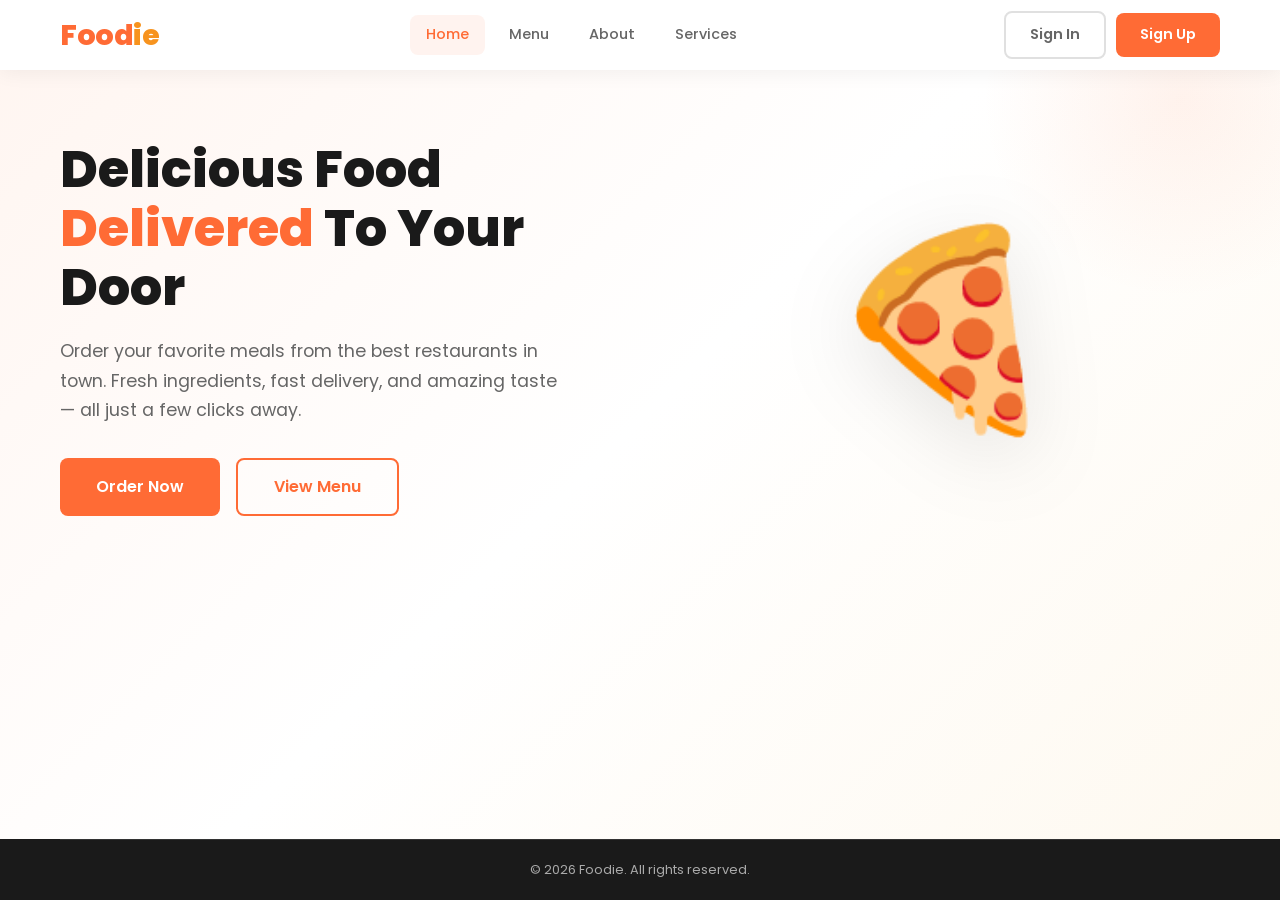
<file: index.html>
<!DOCTYPE html>
<html lang="en">
<head>
  <meta charset="UTF-8">
  <meta name="viewport" content="width=device-width, initial-scale=1.0">
  <title>Foodie - Delicious Food Delivered</title>
  <link rel="stylesheet" href="css/style.css">
</head>
<body>

  <!-- Navbar -->
  <nav class="navbar">
    <div class="container">
      <a href="index.html" class="nav-logo">Food<span>ie</span></a>
      <div class="nav-links">
        <a href="index.html">Home</a>
        <a href="menu.html">Menu</a>
        <a href="about.html">About</a>
        <a href="service.html">Services</a>
      </div>
      <div class="nav-auth"></div>
      <div class="hamburger">
        <span></span><span></span><span></span>
      </div>
    </div>
  </nav>

  <!-- Hero Section -->
  <section class="hero">
    <div class="container">
      <div class="hero-content">
        <h1>Delicious Food <span class="highlight">Delivered</span> To Your Door</h1>
        <p>Order your favorite meals from the best restaurants in town. Fresh ingredients, fast delivery, and amazing taste — all just a few clicks away.</p>
        <div class="hero-buttons">
          <a href="menu.html" class="btn btn-primary btn-large">Order Now</a>
          <a href="menu.html" class="btn btn-secondary btn-large">View Menu</a>
        </div>
      </div>
      <div class="hero-visual">🍕</div>
    </div>
  </section>

  <!-- Footer -->
  <footer class="footer">
    <div class="container">
      <div class="footer-bottom">
        <p>&copy; 2026 Foodie. All rights reserved.</p>
      </div>
    </div>
  </footer>

  <script src="js/auth.js"></script>
  <script src="js/app.js"></script>
</body>
</html>
</file>
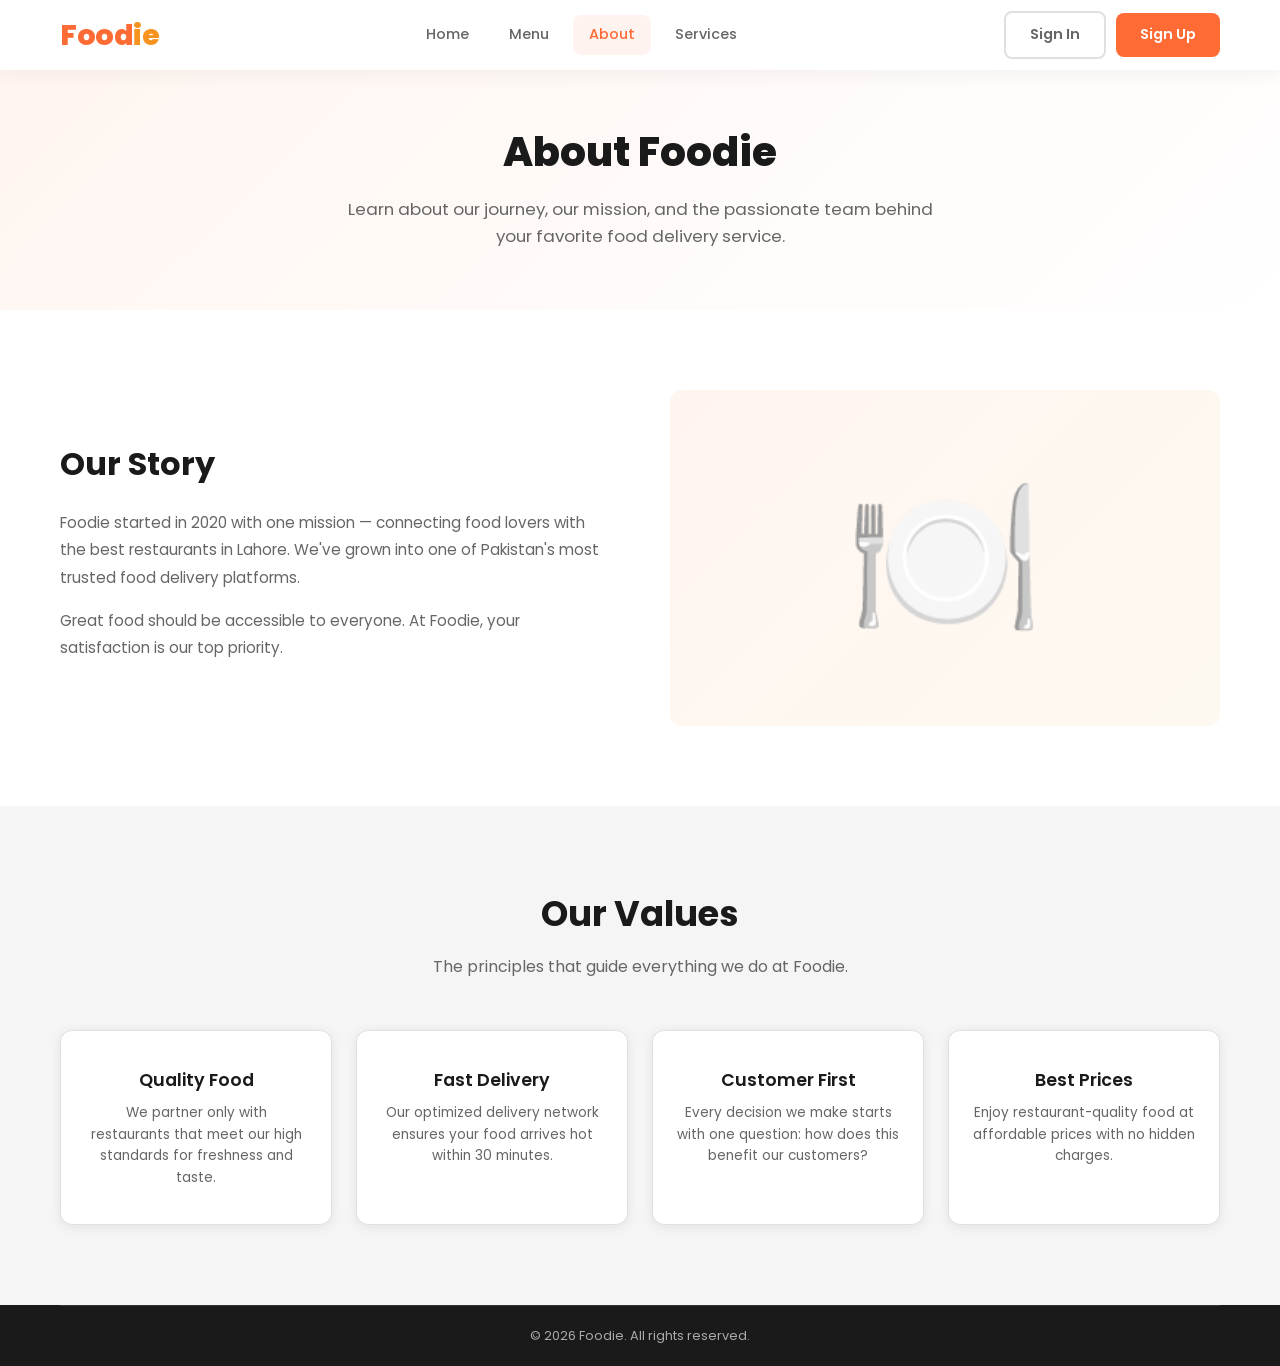
<file: about.html>
<!DOCTYPE html>
<html lang="en">
<head>
  <meta charset="UTF-8">
  <meta name="viewport" content="width=device-width, initial-scale=1.0">
  <title>About Us - Foodie</title>
  <link rel="stylesheet" href="css/style.css">
</head>
<body>

  <!-- Navbar -->
  <nav class="navbar">
    <div class="container">
      <a href="index.html" class="nav-logo">Food<span>ie</span></a>
      <div class="nav-links">
        <a href="index.html">Home</a>
        <a href="menu.html">Menu</a>
        <a href="about.html">About</a>
        <a href="service.html">Services</a>
      </div>
      <div class="nav-auth"></div>
      <div class="hamburger">
        <span></span><span></span><span></span>
      </div>
    </div>
  </nav>

  <!-- Page Hero -->
  <section class="page-hero">
    <h1>About Foodie</h1>
    <p>Learn about our journey, our mission, and the passionate team behind your favorite food delivery service.</p>
  </section>

  <!-- Our Story -->
  <section class="story-section">
    <div class="container">
      <div class="story-content">
        <div class="story-text">
          <h2>Our Story</h2>
          <p>Foodie started in 2020 with one mission — connecting food lovers with the best restaurants in Lahore. We've grown into one of Pakistan's most trusted food delivery platforms.</p>
          <p>Great food should be accessible to everyone. At Foodie, your satisfaction is our top priority.</p>
        </div>
        <div class="story-visual">🍽️</div>
      </div>
    </div>
  </section>

  <!-- Values -->
  <section class="section section-alt">
    <div class="container">
      <div class="section-header">
        <h2>Our Values</h2>
        <p>The principles that guide everything we do at Foodie.</p>
      </div>
      <div class="values-grid">
        <div class="value-card">
          <h3>Quality Food</h3>
          <p>We partner only with restaurants that meet our high standards for freshness and taste.</p>
        </div>
        <div class="value-card">
          <h3>Fast Delivery</h3>
          <p>Our optimized delivery network ensures your food arrives hot within 30 minutes.</p>
        </div>
        <div class="value-card">
          <h3>Customer First</h3>
          <p>Every decision we make starts with one question: how does this benefit our customers?</p>
        </div>
        <div class="value-card">
          <h3>Best Prices</h3>
          <p>Enjoy restaurant-quality food at affordable prices with no hidden charges.</p>
        </div>
      </div>
    </div>
  </section>


  <!-- Footer -->
  <footer class="footer">
    <div class="container">
      <div class="footer-bottom">
        <p>&copy; 2026 Foodie. All rights reserved.</p>
      </div>
    </div>
  </footer>

  <script src="js/auth.js"></script>
  <script src="js/app.js"></script>
</body>
</html>
</file>
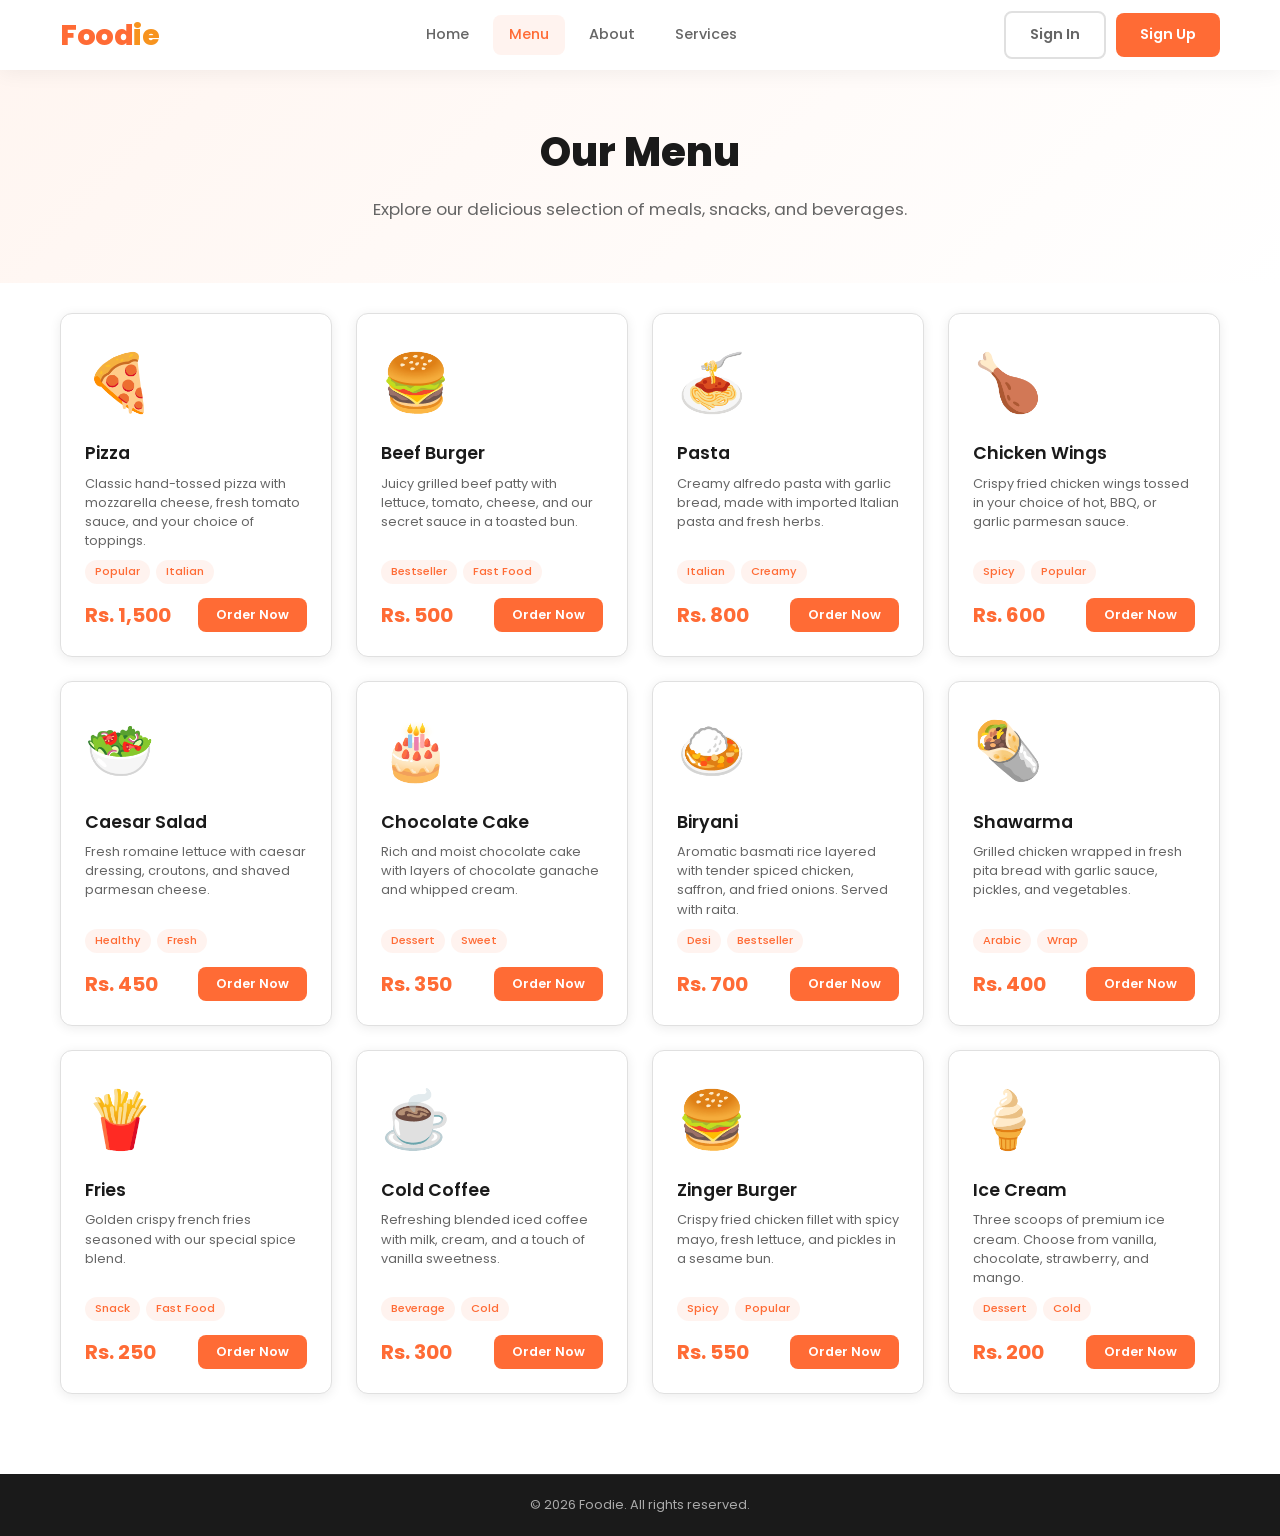
<file: menu.html>
<!DOCTYPE html>
<html lang="en">
<head>
  <meta charset="UTF-8">
  <meta name="viewport" content="width=device-width, initial-scale=1.0">
  <title>Menu - Foodie</title>
  <link rel="stylesheet" href="css/style.css">
</head>
<body>

  <!-- Navbar -->
  <nav class="navbar">
    <div class="container">
      <a href="index.html" class="nav-logo">Food<span>ie</span></a>
      <div class="nav-links">
        <a href="index.html">Home</a>
        <a href="menu.html">Menu</a>
        <a href="about.html">About</a>
        <a href="service.html">Services</a>
      </div>
      <div class="nav-auth"></div>
      <div class="hamburger">
        <span></span><span></span><span></span>
      </div>
    </div>
  </nav>

  <!-- Page Hero -->
  <section class="page-hero">
    <h1>Our Menu</h1>
    <p>Explore our delicious selection of meals, snacks, and beverages.</p>
  </section>

  <!-- Menu Grid -->
  <section class="menu-section">
    <div class="container">
      <div class="menu-grid"></div>
    </div>
  </section>

  <!-- Order Modal -->
  <div class="checkout-modal" id="orderModal">
    <div class="checkout-content">
      <button class="checkout-close" onclick="closeOrderModal()">&times;</button>
      <h2>Place Order</h2>
      <p id="modal-item-name" style="color:var(--primary);font-weight:600;margin-bottom:20px;"></p>

      <div class="form-group">
        <label for="order-name">Your Name *</label>
        <input type="text" id="order-name" placeholder="Enter your name">
        <span class="error-text">Please enter your name</span>
      </div>
      <div class="form-group">
        <label for="order-phone">Phone Number *</label>
        <input type="tel" id="order-phone" placeholder="e.g. 0300 1234567">
        <span class="error-text">Please enter a valid phone number</span>
      </div>
      <div class="form-group">
        <label for="order-address">Delivery Address *</label>
        <textarea id="order-address" rows="2" placeholder="Enter your delivery address"></textarea>
        <span class="error-text">Please enter your delivery address</span>
      </div>

      <p style="font-size:0.85rem;color:var(--gray);margin-bottom:16px;">💵 Cash on Delivery</p>
      <button class="btn btn-primary" style="width:100%;" onclick="placeOrder()">Place Order</button>
    </div>
  </div>

  <!-- Order Success Alert -->
  <div class="alert-overlay">
    <div class="alert-box">
      <div class="alert-icon">🎉</div>
      <h2>Order Placed!</h2>
      <p>Your order has been placed successfully. We'll deliver it to your doorstep shortly!</p>
      <button class="btn btn-primary" style="width:100%" onclick="closeAlert()">Continue</button>
    </div>
  </div>

  <!-- Footer -->
  <footer class="footer">
    <div class="container">
      <div class="footer-bottom">
        <p>&copy; 2026 Foodie. All rights reserved.</p>
      </div>
    </div>
  </footer>

  <script src="js/auth.js"></script>
  <script src="js/app.js"></script>
  <script src="js/menu.js"></script>
</body>
</html>
</file>
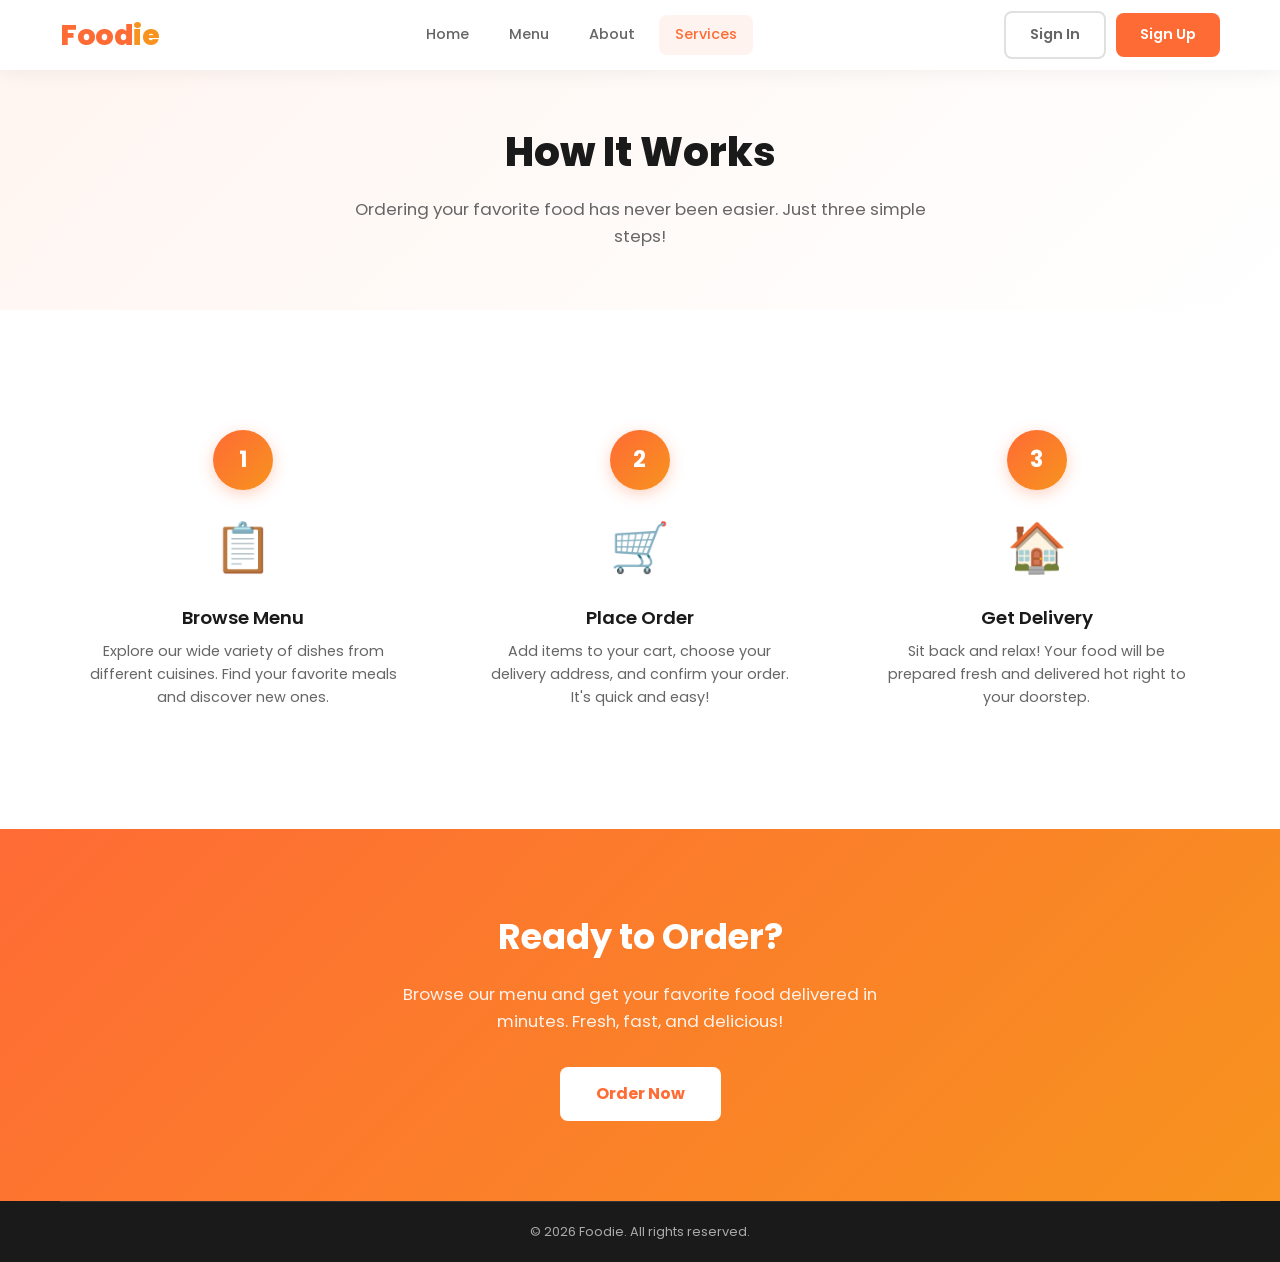
<file: service.html>
<!DOCTYPE html>
<html lang="en">
<head>
  <meta charset="UTF-8">
  <meta name="viewport" content="width=device-width, initial-scale=1.0">
  <title>Our Services - Foodie</title>
  <link rel="stylesheet" href="css/style.css">
</head>
<body>

  <!-- Navbar -->
  <nav class="navbar">
    <div class="container">
      <a href="index.html" class="nav-logo">Food<span>ie</span></a>
      <div class="nav-links">
        <a href="index.html">Home</a>
        <a href="menu.html">Menu</a>
        <a href="about.html">About</a>
        <a href="service.html">Services</a>
      </div>
      <div class="nav-auth"></div>
      <div class="hamburger">
        <span></span><span></span><span></span>
      </div>
    </div>
  </nav>

  <!-- Page Hero -->
  <section class="page-hero">
    <h1>How It Works</h1>
    <p>Ordering your favorite food has never been easier. Just three simple steps!</p>
  </section>

  <!-- Steps Section -->
  <section class="steps-section">
    <div class="container">
      <div class="steps-grid">
        <div class="step-card">
          <div class="step-number">1</div>
          <div class="step-icon">📋</div>
          <h3>Browse Menu</h3>
          <p>Explore our wide variety of dishes from different cuisines. Find your favorite meals and discover new ones.</p>
        </div>
        <div class="step-card">
          <div class="step-number">2</div>
          <div class="step-icon">🛒</div>
          <h3>Place Order</h3>
          <p>Add items to your cart, choose your delivery address, and confirm your order. It's quick and easy!</p>
        </div>
        <div class="step-card">
          <div class="step-number">3</div>
          <div class="step-icon">🏠</div>
          <h3>Get Delivery</h3>
          <p>Sit back and relax! Your food will be prepared fresh and delivered hot right to your doorstep.</p>
        </div>
      </div>
    </div>
  </section>


  <!-- CTA Section -->
  <section class="cta-section">
    <div class="container">
      <h2>Ready to Order?</h2>
      <p>Browse our menu and get your favorite food delivered in minutes. Fresh, fast, and delicious!</p>
      <a href="menu.html" class="btn btn-large">Order Now</a>
    </div>
  </section>

  <!-- Footer -->
  <footer class="footer">
    <div class="container">
      <div class="footer-bottom">
        <p>&copy; 2026 Foodie. All rights reserved.</p>
      </div>
    </div>
  </footer>

  <script src="js/auth.js"></script>
  <script src="js/app.js"></script>
</body>
</html>
</file>
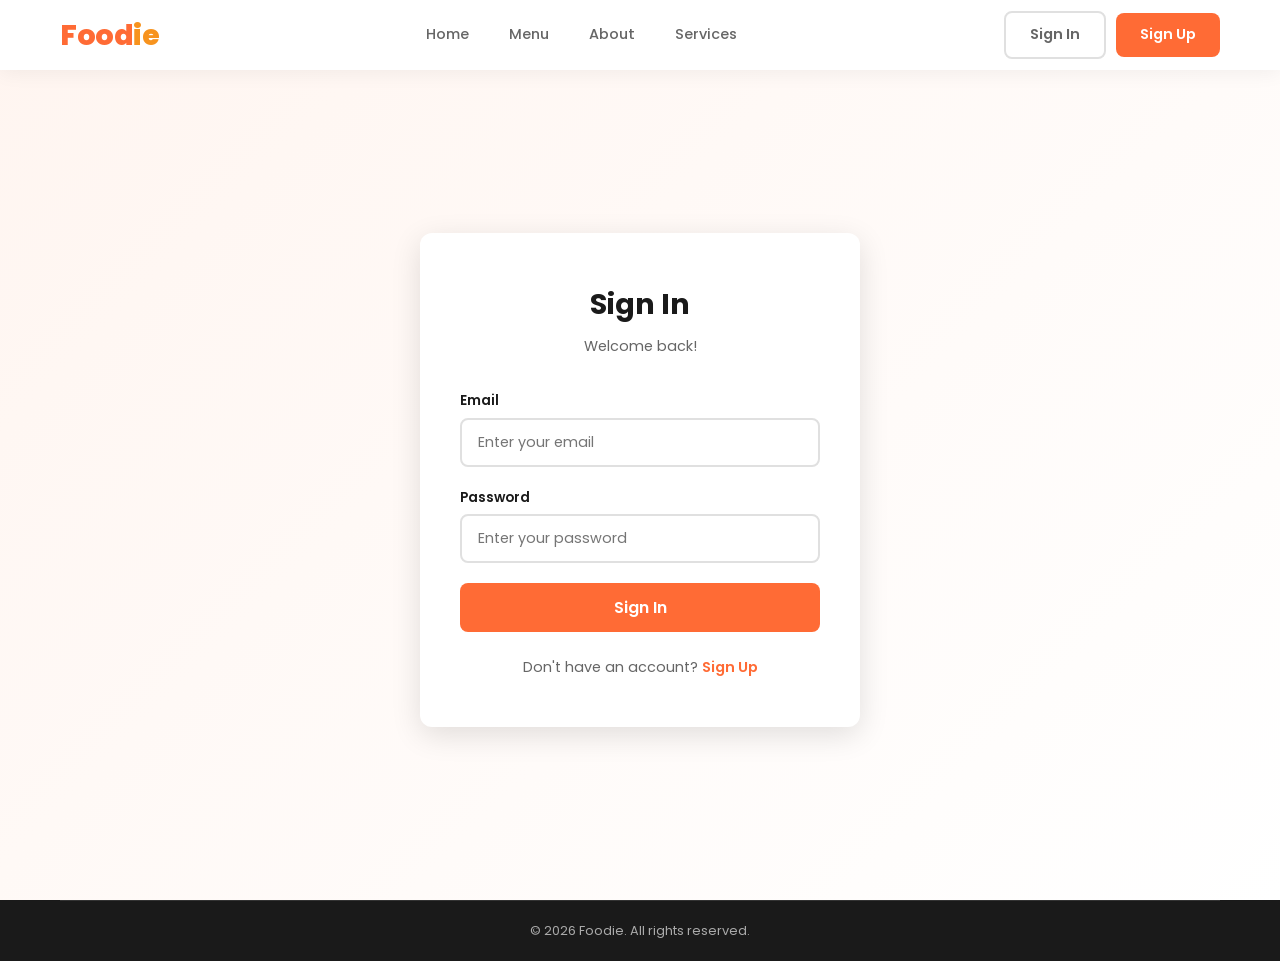
<file: signin.html>
<!DOCTYPE html>
<html lang="en">
<head>
  <meta charset="UTF-8">
  <meta name="viewport" content="width=device-width, initial-scale=1.0">
  <title>Sign In - Foodie</title>
  <link rel="stylesheet" href="css/style.css">
</head>
<body>

  <!-- Navbar -->
  <nav class="navbar">
    <div class="container">
      <a href="index.html" class="nav-logo">Food<span>ie</span></a>
      <div class="nav-links">
        <a href="index.html">Home</a>
        <a href="menu.html">Menu</a>
        <a href="about.html">About</a>
        <a href="service.html">Services</a>
      </div>
      <div class="nav-auth"></div>
      <div class="hamburger">
        <span></span><span></span><span></span>
      </div>
    </div>
  </nav>

  <!-- Sign In Section -->
  <section class="auth-section">
    <div class="auth-card">
      <h1>Sign In</h1>
      <p class="auth-subtitle">Welcome back!</p>

      <div id="auth-error" class="auth-message auth-error" style="display:none;"></div>

      <form id="signin-form" onsubmit="handleSignin(event)">
        <div class="form-group" id="fg-email">
          <label for="email">Email</label>
          <input type="email" id="email" placeholder="Enter your email">
          <span class="error-text">Please enter a valid email</span>
        </div>
        <div class="form-group" id="fg-password">
          <label for="password">Password</label>
          <input type="password" id="password" placeholder="Enter your password">
          <span class="error-text">Please enter your password</span>
        </div>
        <button type="submit" class="btn btn-primary" style="width:100%">Sign In</button>
      </form>

      <div class="auth-footer">
        Don't have an account? <a href="signup.html">Sign Up</a>
      </div>
    </div>
  </section>

  <footer class="footer">
    <div class="container">
      <div class="footer-bottom">
        <p>&copy; 2026 Foodie. All rights reserved.</p>
      </div>
    </div>
  </footer>

  <script src="js/auth.js"></script>
  <script src="js/app.js"></script>
  <script>
    // Redirect if already logged in
    Auth.checkSession().then(user => {
      if (user) window.location.href = 'index.html';
    });

    async function handleSignin(e) {
      e.preventDefault();
      const email    = document.getElementById('email').value.trim();
      const password = document.getElementById('password').value;
      let valid = true;

      document.getElementById('fg-email').classList.remove('error');
      document.getElementById('fg-password').classList.remove('error');
      document.getElementById('auth-error').style.display = 'none';

      if (!email) {
        document.getElementById('fg-email').classList.add('error');
        valid = false;
      }
      if (!password) {
        document.getElementById('fg-password').classList.add('error');
        valid = false;
      }
      if (!valid) return;

      const result = await Auth.signin(email, password);
      if (!result.success) {
        const err = document.getElementById('auth-error');
        err.textContent = result.message;
        err.style.display = 'block';
        return;
      }

      window.location.href = 'index.html';
    }
  </script>
</body>
</html>
</file>
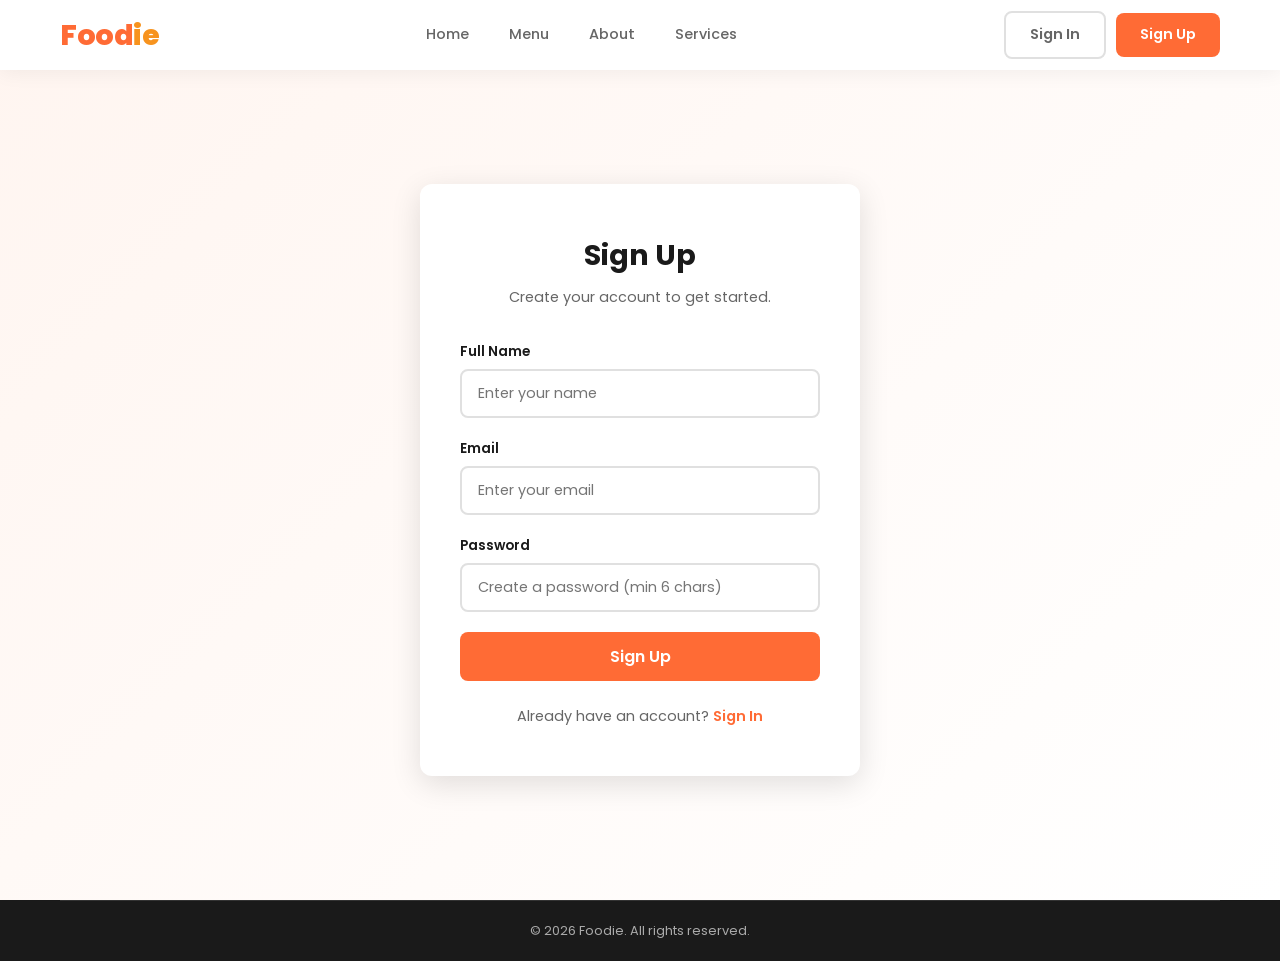
<file: signup.html>
<!DOCTYPE html>
<html lang="en">
<head>
  <meta charset="UTF-8">
  <meta name="viewport" content="width=device-width, initial-scale=1.0">
  <title>Sign Up - Foodie</title>
  <link rel="stylesheet" href="css/style.css">
</head>
<body>

  <!-- Navbar -->
  <nav class="navbar">
    <div class="container">
      <a href="index.html" class="nav-logo">Food<span>ie</span></a>
      <div class="nav-links">
        <a href="index.html">Home</a>
        <a href="menu.html">Menu</a>
        <a href="about.html">About</a>
        <a href="service.html">Services</a>
      </div>
      <div class="nav-auth"></div>
      <div class="hamburger">
        <span></span><span></span><span></span>
      </div>
    </div>
  </nav>

  <!-- Sign Up Section -->
  <section class="auth-section">
    <div class="auth-card">
      <h1>Sign Up</h1>
      <p class="auth-subtitle">Create your account to get started.</p>

      <div id="auth-error" class="auth-message auth-error" style="display:none;"></div>

      <form id="signup-form" onsubmit="handleSignup(event)">
        <div class="form-group" id="fg-name">
          <label for="name">Full Name</label>
          <input type="text" id="name" placeholder="Enter your name">
          <span class="error-text">Please enter your name</span>
        </div>
        <div class="form-group" id="fg-email">
          <label for="email">Email</label>
          <input type="email" id="email" placeholder="Enter your email">
          <span class="error-text">Please enter a valid email</span>
        </div>
        <div class="form-group" id="fg-password">
          <label for="password">Password</label>
          <input type="password" id="password" placeholder="Create a password (min 6 chars)">
          <span class="error-text">Password must be at least 6 characters</span>
        </div>
        <button type="submit" class="btn btn-primary" style="width:100%">Sign Up</button>
      </form>

      <div class="auth-footer">
        Already have an account? <a href="signin.html">Sign In</a>
      </div>
    </div>
  </section>

  <footer class="footer">
    <div class="container">
      <div class="footer-bottom">
        <p>&copy; 2026 Foodie. All rights reserved.</p>
      </div>
    </div>
  </footer>

  <script src="js/auth.js"></script>
  <script src="js/app.js"></script>
  <script>
    // Redirect if already logged in
    Auth.checkSession().then(user => {
      if (user) window.location.href = 'index.html';
    });

    async function handleSignup(e) {
      e.preventDefault();
      const name     = document.getElementById('name').value.trim();
      const email    = document.getElementById('email').value.trim();
      const password = document.getElementById('password').value;
      let valid = true;

      document.getElementById('fg-name').classList.remove('error');
      document.getElementById('fg-email').classList.remove('error');
      document.getElementById('fg-password').classList.remove('error');
      document.getElementById('auth-error').style.display = 'none';

      if (!name) {
        document.getElementById('fg-name').classList.add('error');
        valid = false;
      }
      if (!email) {
        document.getElementById('fg-email').classList.add('error');
        valid = false;
      }
      if (password.length < 6) {
        document.getElementById('fg-password').classList.add('error');
        valid = false;
      }
      if (!valid) return;

      const result = await Auth.signup(name, email, password);
      if (!result.success) {
        const err = document.getElementById('auth-error');
        err.textContent = result.message;
        err.style.display = 'block';
        return;
      }

      window.location.href = 'index.html';
    }
  </script>
</body>
</html>
</file>
<file: css/style.css>
/* ========================================
   Foodie Restaurant - Complete Stylesheet
   ======================================== */

@import url('https://fonts.googleapis.com/css2?family=Poppins:wght@300;400;500;600;700;800&display=swap');

/* ---------- CSS Variables ---------- */
:root {
  --primary: #ff6b35;
  --primary-dark: #e55a2b;
  --secondary: #f7931e;
  --dark: #1a1a1a;
  --gray: #666;
  --light-gray: #f5f5f5;
  --border: #e0e0e0;
  --white: #ffffff;
  --shadow: 0 2px 12px rgba(0, 0, 0, 0.08);
  --shadow-lg: 0 8px 30px rgba(0, 0, 0, 0.12);
  --shadow-hover: 0 12px 40px rgba(0, 0, 0, 0.18);
  --radius: 12px;
  --radius-sm: 8px;
  --transition: none;
  --max-width: 1200px;
}

/* ---------- Reset & Base ---------- */
*,
*::before,
*::after {
  margin: 0;
  padding: 0;
  box-sizing: border-box;
}

html, body {
  height: 100%;
}

html {
  scroll-behavior: auto;
}

body {
  font-family: 'Poppins', sans-serif;
  color: var(--dark);
  background: var(--white);
  line-height: 1.6;
  overflow-x: hidden;
  display: flex;
  flex-direction: column;
}

a {
  text-decoration: none;
  color: inherit;
  transition: var(--transition);
}

ul {
  list-style: none;
}

img {
  max-width: 100%;
  display: block;
}

button {
  cursor: pointer;
  border: none;
  outline: none;
  font-family: inherit;
  transition: var(--transition);
}

input, textarea, select {
  font-family: inherit;
  outline: none;
}

.container {
  max-width: var(--max-width);
  margin: 0 auto;
  padding: 0 20px;
}

/* ---------- Navbar ---------- */
.navbar {
  position: fixed;
  top: 0;
  left: 0;
  width: 100%;
  z-index: 1000;
  background: var(--white);
  box-shadow: 0 2px 20px rgba(0, 0, 0, 0.06);
  transition: var(--transition);
}

.navbar .container {
  display: flex;
  align-items: center;
  justify-content: space-between;
  height: 70px;
}

.nav-logo {
  font-size: 1.8rem;
  font-weight: 800;
  color: var(--primary);
  letter-spacing: -0.5px;
}

.nav-logo span {
  color: var(--secondary);
}

.nav-links {
  display: flex;
  align-items: center;
  gap: 8px;
}

.nav-links a {
  padding: 8px 16px;
  border-radius: var(--radius-sm);
  font-size: 0.9rem;
  font-weight: 500;
  color: var(--gray);
  position: relative;
}

.nav-links a:hover,
.nav-links a.active {
  color: var(--primary);
  background: rgba(255, 107, 53, 0.08);
}

.nav-auth {
  display: flex;
  align-items: center;
  gap: 10px;
}

.nav-auth .user-name {
  font-size: 0.9rem;
  font-weight: 500;
  color: var(--dark);
}

.btn {
  display: inline-flex;
  align-items: center;
  justify-content: center;
  gap: 8px;
  padding: 10px 24px;
  border-radius: var(--radius-sm);
  font-size: 0.9rem;
  font-weight: 600;
  transition: var(--transition);
  border: none;
  cursor: pointer;
}

.btn-primary {
  background: var(--primary);
  color: var(--white);
}

.btn-primary:hover {
  background: var(--primary-dark);
}

.btn-secondary {
  background: transparent;
  color: var(--primary);
  border: 2px solid var(--primary);
}

.btn-secondary:hover {
  background: var(--primary);
  color: var(--white);
}

.btn-outline {
  background: transparent;
  color: var(--gray);
  border: 2px solid var(--border);
}

.btn-outline:hover {
  border-color: var(--primary);
  color: var(--primary);
}

.btn-small {
  padding: 6px 16px;
  font-size: 0.8rem;
}

.btn-large {
  padding: 14px 36px;
  font-size: 1rem;
}

.btn-logout {
  background: transparent;
  color: var(--gray);
  border: 1px solid var(--border);
  padding: 6px 16px;
  font-size: 0.8rem;
  border-radius: var(--radius-sm);
}

.btn-logout:hover {
  background: #fee;
  color: #c00;
  border-color: #fcc;
}

/* Hamburger Menu */
.hamburger {
  display: none;
  flex-direction: column;
  gap: 5px;
  cursor: pointer;
  padding: 5px;
  z-index: 1001;
}

.hamburger span {
  display: block;
  width: 25px;
  height: 2.5px;
  background: var(--dark);
  border-radius: 3px;
  transition: var(--transition);
}

.hamburger.active span:nth-child(1) {
  transform: rotate(45deg) translate(5px, 5px);
}

.hamburger.active span:nth-child(2) {
  opacity: 0;
}

.hamburger.active span:nth-child(3) {
  transform: rotate(-45deg) translate(5px, -5px);
}

/* ---------- Hero Sections ---------- */
.hero {
  padding: 140px 0 80px;
  background: linear-gradient(135deg, #fff5f0 0%, #fff 50%, #fef9f0 100%);
  position: relative;
  overflow: hidden;
  flex: 1;
}

.hero::before {
  content: '';
  position: absolute;
  width: 400px;
  height: 400px;
  border-radius: 50%;
  background: radial-gradient(circle, rgba(255, 107, 53, 0.08) 0%, transparent 70%);
  top: -100px;
  right: -100px;
}

.hero .container {
  display: flex;
  align-items: center;
  gap: 60px;
}

.hero-content {
  flex: 1;
}

.hero-content h1 {
  font-size: 3.2rem;
  font-weight: 800;
  line-height: 1.15;
  color: var(--dark);
  margin-bottom: 20px;
}

.hero-content h1 .highlight {
  color: var(--primary);
  position: relative;
}

.hero-content p {
  font-size: 1.1rem;
  color: var(--gray);
  margin-bottom: 32px;
  max-width: 500px;
  line-height: 1.7;
}

.hero-buttons {
  display: flex;
  gap: 16px;
  flex-wrap: wrap;
}

.hero-visual {
  flex: 1;
  display: flex;
  justify-content: center;
  align-items: center;
  font-size: 12rem;
  filter: drop-shadow(0 20px 40px rgba(0,0,0,0.1));
}

/* Page Heroes (smaller) */
.page-hero {
  padding: 120px 0 60px;
  background: linear-gradient(135deg, #fff5f0 0%, #fff 100%);
  text-align: center;
}

.page-hero h1 {
  font-size: 2.5rem;
  font-weight: 800;
  color: var(--dark);
  margin-bottom: 12px;
}

.page-hero p {
  font-size: 1.05rem;
  color: var(--gray);
  max-width: 600px;
  margin: 0 auto;
}

/* ---------- Stats Section ---------- */
.stats {
  padding: 60px 0;
  background: var(--white);
}

.stats-grid {
  display: grid;
  grid-template-columns: repeat(4, 1fr);
  gap: 30px;
}

.stat-card {
  text-align: center;
  padding: 30px 20px;
  border-radius: var(--radius);
  background: var(--light-gray);
  transition: var(--transition);
}

.stat-card:hover {
  box-shadow: var(--shadow-lg);
  background: var(--white);
}

.stat-icon {
  font-size: 2.2rem;
  margin-bottom: 12px;
}

.stat-number {
  font-size: 2rem;
  font-weight: 800;
  color: var(--primary);
  margin-bottom: 4px;
}

.stat-label {
  font-size: 0.9rem;
  color: var(--gray);
  font-weight: 500;
}

/* ---------- Section Styles ---------- */
.section {
  padding: 80px 0;
}

.section-alt {
  background: var(--light-gray);
}

.section-header {
  text-align: center;
  margin-bottom: 50px;
}

.section-header h2 {
  font-size: 2.2rem;
  font-weight: 700;
  color: var(--dark);
  margin-bottom: 12px;
}

.section-header p {
  color: var(--gray);
  font-size: 1rem;
  max-width: 600px;
  margin: 0 auto;
}

/* ---------- Categories ---------- */
.categories-grid {
  display: grid;
  grid-template-columns: repeat(6, 1fr);
  gap: 14px;
}

.category-card {
  background: var(--white);
  border: 1px solid #e8e8e8;
  border-radius: var(--radius);
  padding: 22px 10px;
  text-align: center;
  font-size: 0.95rem;
  font-weight: 600;
  color: var(--dark);
  text-decoration: none;
  transition: all 0.2s ease;
}

.category-card:hover {
  background: var(--primary);
  color: var(--white);
  border-color: var(--primary);
}

/* ---------- Stats Section ---------- */
.stats-grid {
  display: grid;
  grid-template-columns: repeat(4, 1fr);
  gap: 0;
}

.stat-item {
  display: flex;
  flex-direction: column;
  align-items: center;
  padding: 40px 20px;
  border-right: 1px solid #e0e0e0;
}

.stat-item:last-child {
  border-right: none;
}

.stat-number {
  font-size: 2.4rem;
  font-weight: 800;
  color: var(--primary);
  line-height: 1;
  margin-bottom: 8px;
}

.stat-label {
  font-size: 0.95rem;
  color: var(--gray);
  font-weight: 500;
}

/* ---------- Values Grid (About Page) ---------- */
.values-grid {
  display: grid;
  grid-template-columns: repeat(4, 1fr);
  gap: 24px;
}

.value-card {
  background: var(--white);
  border-radius: var(--radius);
  padding: 35px 24px;
  text-align: center;
  box-shadow: var(--shadow);
  transition: var(--transition);
  border: 1px solid var(--border);
}

.value-card:hover {
  box-shadow: var(--shadow-hover);
  border-color: var(--primary);
}

.value-card .value-icon {
  font-size: 2.5rem;
  margin-bottom: 16px;
}

.value-card h3 {
  font-size: 1.1rem;
  font-weight: 600;
  margin-bottom: 8px;
}

.value-card p {
  color: var(--gray);
  font-size: 0.85rem;
  line-height: 1.6;
}

/* ---------- Team Section ---------- */
.team-grid {
  display: grid;
  grid-template-columns: repeat(3, 1fr);
  gap: 30px;
}

.team-card {
  background: var(--white);
  border-radius: var(--radius);
  padding: 40px 24px;
  text-align: center;
  box-shadow: var(--shadow);
  transition: var(--transition);
}

.team-card:hover {
  box-shadow: var(--shadow-hover);
}

.team-avatar {
  width: 90px;
  height: 90px;
  border-radius: 50%;
  background: linear-gradient(135deg, var(--primary), var(--secondary));
  display: flex;
  align-items: center;
  justify-content: center;
  margin: 0 auto 20px;
  font-size: 1.8rem;
  font-weight: 700;
  color: var(--white);
}

.team-card h3 {
  font-size: 1.1rem;
  font-weight: 600;
  margin-bottom: 4px;
}

.team-card .role {
  font-size: 0.85rem;
  color: var(--primary);
  font-weight: 500;
  margin-bottom: 12px;
}

.team-card p {
  color: var(--gray);
  font-size: 0.85rem;
  line-height: 1.6;
}

/* ---------- Story Section ---------- */
.story-section {
  padding: 80px 0;
}

.story-content {
  display: grid;
  grid-template-columns: 1fr 1fr;
  gap: 60px;
  align-items: center;
}

.story-text h2 {
  font-size: 2rem;
  font-weight: 700;
  margin-bottom: 20px;
  color: var(--dark);
}

.story-text p {
  color: var(--gray);
  line-height: 1.8;
  margin-bottom: 16px;
  font-size: 0.95rem;
}

.story-visual {
  display: flex;
  align-items: center;
  justify-content: center;
  font-size: 10rem;
  padding: 40px;
  background: linear-gradient(135deg, #fff5f0, #fef9f0);
  border-radius: var(--radius);
}

/* ---------- Menu Page ---------- */
.menu-section {
  padding: 30px 0 80px;
}

.menu-layout {
  display: grid;
  grid-template-columns: 1fr 360px;
  gap: 30px;
  align-items: start;
}

.menu-grid {
  display: grid;
  grid-template-columns: repeat(auto-fill, minmax(260px, 1fr));
  gap: 24px;
}

.menu-card {
  background: var(--white);
  border-radius: var(--radius);
  padding: 24px;
  box-shadow: var(--shadow);
  transition: var(--transition);
  border: 1px solid var(--border);
  display: flex;
  flex-direction: column;
}

.menu-card:hover {
  box-shadow: var(--shadow-hover);
  border-color: rgba(255, 107, 53, 0.2);
}

.menu-card-emoji {
  font-size: 3.5rem;
  margin-bottom: 12px;
}

.menu-card h3 {
  font-size: 1.1rem;
  font-weight: 600;
  margin-bottom: 6px;
}

.menu-card .description {
  font-size: 0.8rem;
  color: var(--gray);
  margin-bottom: 10px;
  line-height: 1.5;
  flex: 1;
}

.menu-card .tags {
  display: flex;
  flex-wrap: wrap;
  gap: 6px;
  margin-bottom: 14px;
}

.menu-card .tag {
  background: rgba(255, 107, 53, 0.08);
  color: var(--primary);
  font-size: 0.7rem;
  padding: 3px 10px;
  border-radius: 20px;
  font-weight: 500;
}

.menu-card-bottom {
  display: flex;
  align-items: center;
  justify-content: space-between;
  margin-top: auto;
}

.menu-card .price {
  font-size: 1.25rem;
  font-weight: 700;
  color: var(--primary);
}

.btn-add-cart {
  padding: 8px 18px;
  font-size: 0.8rem;
  font-weight: 600;
  background: var(--primary);
  color: var(--white);
  border-radius: var(--radius-sm);
  border: none;
  cursor: pointer;
  transition: var(--transition);
}

.btn-add-cart:hover {
  background: var(--primary-dark);
}

.btn-add-cart.added {
  background: #28a745;
}

/* ---------- Cart Sidebar ---------- */
.cart-sidebar {
  background: var(--white);
  border-radius: var(--radius);
  box-shadow: var(--shadow-lg);
  border: 1px solid var(--border);
  position: sticky;
  top: 90px;
  max-height: calc(100vh - 110px);
  display: flex;
  flex-direction: column;
}

.cart-header {
  padding: 20px 24px;
  border-bottom: 1px solid var(--border);
  display: flex;
  align-items: center;
  justify-content: space-between;
}

.cart-header h3 {
  font-size: 1.1rem;
  font-weight: 600;
}

.cart-count {
  background: var(--primary);
  color: var(--white);
  font-size: 0.75rem;
  font-weight: 600;
  padding: 2px 10px;
  border-radius: 20px;
}

.cart-items {
  flex: 1;
  overflow-y: auto;
  padding: 16px 24px;
}

.cart-empty {
  text-align: center;
  padding: 40px 20px;
  color: var(--gray);
}

.cart-empty .empty-icon {
  font-size: 3rem;
  margin-bottom: 12px;
  opacity: 0.5;
}

.cart-empty p {
  font-size: 0.9rem;
}

.cart-item {
  display: flex;
  align-items: center;
  gap: 12px;
  padding: 12px 0;
  border-bottom: 1px solid var(--light-gray);
}

.cart-item:last-child {
  border-bottom: none;
}

.cart-item-emoji {
  font-size: 1.8rem;
}

.cart-item-info {
  flex: 1;
}

.cart-item-info h4 {
  font-size: 0.85rem;
  font-weight: 600;
  margin-bottom: 2px;
}

.cart-item-info .cart-item-price {
  font-size: 0.8rem;
  color: var(--primary);
  font-weight: 600;
}

.cart-item-controls {
  display: flex;
  align-items: center;
  gap: 8px;
}

.cart-item-controls button {
  width: 28px;
  height: 28px;
  border-radius: 50%;
  border: 1px solid var(--border);
  background: var(--white);
  font-size: 0.9rem;
  font-weight: 600;
  display: flex;
  align-items: center;
  justify-content: center;
  cursor: pointer;
  transition: var(--transition);
  color: var(--dark);
}

.cart-item-controls button:hover {
  background: var(--primary);
  color: var(--white);
  border-color: var(--primary);
}

.cart-item-controls .qty {
  font-size: 0.9rem;
  font-weight: 600;
  min-width: 20px;
  text-align: center;
}

.cart-footer {
  padding: 20px 24px;
  border-top: 1px solid var(--border);
}

.cart-total {
  display: flex;
  justify-content: space-between;
  align-items: center;
  margin-bottom: 16px;
}

.cart-total span:first-child {
  font-size: 1rem;
  font-weight: 600;
}

.cart-total span:last-child {
  font-size: 1.2rem;
  font-weight: 700;
  color: var(--primary);
}

.btn-checkout {
  width: 100%;
  padding: 12px;
  font-size: 0.95rem;
  font-weight: 600;
  background: var(--primary);
  color: var(--white);
  border: none;
  border-radius: var(--radius-sm);
  cursor: pointer;
  transition: var(--transition);
}

.btn-checkout:hover {
  background: var(--primary-dark);
}

.btn-checkout:disabled {
  background: var(--border);
  cursor: not-allowed;
  color: var(--gray);
}

/* Floating Cart Button (Mobile) */
.cart-fab {
  display: none;
  position: fixed;
  bottom: 24px;
  right: 24px;
  width: 60px;
  height: 60px;
  border-radius: 50%;
  background: var(--primary);
  color: var(--white);
  font-size: 1.5rem;
  align-items: center;
  justify-content: center;
  box-shadow: 0 4px 20px rgba(255, 107, 53, 0.4);
  z-index: 900;
  border: none;
  cursor: pointer;
  transition: var(--transition);
}

.cart-fab:hover {
  background: var(--primary-dark);
}

.cart-fab .fab-count {
  position: absolute;
  top: -4px;
  right: -4px;
  background: var(--dark);
  color: var(--white);
  font-size: 0.7rem;
  font-weight: 700;
  width: 22px;
  height: 22px;
  border-radius: 50%;
  display: flex;
  align-items: center;
  justify-content: center;
}

/* Cart Mobile Overlay */
.cart-overlay {
  display: none;
  position: fixed;
  inset: 0;
  background: rgba(0, 0, 0, 0.5);
  z-index: 999;
}

.cart-overlay.active {
  display: block;
}

.cart-mobile {
  display: none;
}

/* ---------- Checkout Modal ---------- */
.checkout-modal {
  display: none;
  position: fixed;
  inset: 0;
  background: rgba(0, 0, 0, 0.6);
  z-index: 2000;
  align-items: center;
  justify-content: center;
  padding: 20px;
}

.checkout-modal.active {
  display: flex;
}

.checkout-content {
  background: var(--white);
  border-radius: var(--radius);
  padding: 24px;
  max-width: 380px;
  width: 100%;
  position: relative;
}

.checkout-content h2 {
  font-size: 1.2rem;
  font-weight: 700;
  margin-bottom: 16px;
}

.checkout-close {
  position: absolute;
  top: 12px;
  right: 12px;
  background: none;
  border: none;
  font-size: 1.3rem;
  cursor: pointer;
  color: var(--gray);
  line-height: 1;
}

.checkout-close:hover {
  color: var(--dark);
}

/* ---------- Forms ---------- */
.form-group {
  margin-bottom: 20px;
}

.form-group label {
  display: block;
  font-size: 0.85rem;
  font-weight: 600;
  margin-bottom: 6px;
  color: var(--dark);
}

.form-group input,
.form-group textarea,
.form-group select {
  width: 100%;
  padding: 12px 16px;
  border: 2px solid var(--border);
  border-radius: var(--radius-sm);
  font-size: 0.9rem;
  transition: var(--transition);
  background: var(--white);
}

.form-group input:focus,
.form-group textarea:focus {
  border-color: var(--primary);
  box-shadow: 0 0 0 3px rgba(255, 107, 53, 0.1);
}

.form-group textarea {
  resize: vertical;
  min-height: 80px;
}

.form-group .error-text {
  font-size: 0.78rem;
  color: #dc3545;
  margin-top: 4px;
  display: none;
}

.form-group.error input {
  border-color: #dc3545;
}

.form-group.error .error-text {
  display: block;
}

.checkout-summary {
  background: var(--light-gray);
  border-radius: var(--radius-sm);
  padding: 16px;
  margin-bottom: 20px;
}

.checkout-summary h4 {
  font-size: 0.9rem;
  margin-bottom: 10px;
  font-weight: 600;
}

.checkout-summary-item {
  display: flex;
  justify-content: space-between;
  font-size: 0.85rem;
  padding: 4px 0;
  color: var(--gray);
}

.checkout-summary-total {
  display: flex;
  justify-content: space-between;
  font-weight: 700;
  font-size: 1rem;
  padding-top: 10px;
  margin-top: 10px;
  border-top: 1px solid var(--border);
  color: var(--primary);
}

.payment-method {
  display: flex;
  align-items: center;
  gap: 12px;
  padding: 16px;
  background: var(--light-gray);
  border-radius: var(--radius-sm);
  margin-bottom: 20px;
  border: 2px solid var(--primary);
}

.payment-method .payment-icon {
  font-size: 1.5rem;
}

.payment-method div h4 {
  font-size: 0.9rem;
  font-weight: 600;
}

.payment-method div p {
  font-size: 0.8rem;
  color: var(--gray);
}

/* ---------- Auth Pages ---------- */
.auth-section {
  min-height: 100vh;
  display: flex;
  align-items: center;
  justify-content: center;
  padding: 100px 20px 40px;
  background: linear-gradient(135deg, #fff5f0 0%, #fff 100%);
}

.auth-card {
  background: var(--white);
  border-radius: var(--radius);
  box-shadow: var(--shadow-lg);
  padding: 48px 40px;
  width: 100%;
  max-width: 440px;
}

.auth-card h1 {
  font-size: 1.8rem;
  font-weight: 700;
  text-align: center;
  margin-bottom: 8px;
}

.auth-card .auth-subtitle {
  text-align: center;
  color: var(--gray);
  font-size: 0.9rem;
  margin-bottom: 32px;
}

.auth-card .btn-primary {
  width: 100%;
  padding: 12px;
  font-size: 1rem;
}

.auth-footer {
  text-align: center;
  margin-top: 24px;
  font-size: 0.9rem;
  color: var(--gray);
}

.auth-footer a {
  color: var(--primary);
  font-weight: 600;
}

.auth-footer a:hover {
  text-decoration: underline;
}

.auth-message {
  padding: 12px 16px;
  border-radius: var(--radius-sm);
  font-size: 0.85rem;
  margin-bottom: 20px;
  display: none;
}

.auth-message.error,
.auth-message.auth-error {
  display: block;
  background: #ffeef0;
  color: #dc3545;
  border: 1px solid #fcc;
}

.auth-message.success {
  display: block;
  background: #e8f5e9;
  color: #28a745;
  border: 1px solid #c8e6c9;
}

/* ---------- Orders Page ---------- */
.orders-section {
  padding: 30px 0 80px;
}

.orders-list {
  max-width: 800px;
  margin: 0 auto;
}

.order-card {
  background: var(--white);
  border-radius: var(--radius);
  box-shadow: var(--shadow);
  border: 1px solid var(--border);
  margin-bottom: 20px;
  overflow: hidden;
  transition: var(--transition);
}

.order-card:hover {
  box-shadow: var(--shadow-lg);
}

.order-card-header {
  display: flex;
  align-items: center;
  justify-content: space-between;
  padding: 20px 24px;
  cursor: pointer;
  transition: var(--transition);
  flex-wrap: wrap;
  gap: 12px;
}

.order-card-header:hover {
  background: var(--light-gray);
}

.order-id {
  font-weight: 700;
  font-size: 0.95rem;
  color: var(--dark);
}

.order-date {
  font-size: 0.8rem;
  color: var(--gray);
}

.order-status {
  padding: 4px 14px;
  border-radius: 20px;
  font-size: 0.75rem;
  font-weight: 600;
}

.order-status.delivered {
  background: #e8f5e9;
  color: #28a745;
}

.order-status.preparing {
  background: #fff3e0;
  color: var(--secondary);
}

.order-status.on-the-way {
  background: #e3f2fd;
  color: #1976d2;
}

.order-total-preview {
  font-weight: 700;
  color: var(--primary);
  font-size: 1rem;
}

.order-chevron {
  font-size: 0.8rem;
  transition: var(--transition);
  color: var(--gray);
}

.order-card.expanded .order-chevron {
  transform: rotate(180deg);
}

.order-card-body {
  display: none;
  padding: 0 24px 20px;
  border-top: 1px solid var(--border);
}

.order-card.expanded .order-card-body {
  display: block;
}

.order-items-list {
  padding: 16px 0;
}

.order-item-row {
  display: flex;
  justify-content: space-between;
  padding: 6px 0;
  font-size: 0.85rem;
}

.order-item-row span:first-child {
  color: var(--gray);
}

.order-item-row span:last-child {
  font-weight: 600;
}

.order-detail-row {
  display: flex;
  gap: 8px;
  font-size: 0.85rem;
  padding: 4px 0;
}

.order-detail-row .label {
  font-weight: 600;
  min-width: 100px;
  color: var(--dark);
}

.order-detail-row .value {
  color: var(--gray);
}

.orders-empty {
  text-align: center;
  padding: 80px 20px;
}

.orders-empty .empty-icon {
  font-size: 4rem;
  margin-bottom: 20px;
  opacity: 0.4;
}

.orders-empty h3 {
  font-size: 1.3rem;
  margin-bottom: 10px;
  color: var(--dark);
}

.orders-empty p {
  color: var(--gray);
  margin-bottom: 24px;
}

/* ---------- Reviews / Testimonials ---------- */
.reviews-section {
  padding: 80px 0;
}

.carousel-wrapper {
  max-width: 700px;
  margin: 0 auto;
  position: relative;
}

.carousel-track {
  overflow: hidden;
}

.carousel-slide {
  display: none;
}

.carousel-slide.active {
  display: block;
}

.review-card {
  background: var(--white);
  border-radius: var(--radius);
  padding: 40px;
  text-align: center;
  box-shadow: var(--shadow-lg);
  border: 1px solid var(--border);
}

.review-stars {
  color: #ffc107;
  font-size: 1.3rem;
  margin-bottom: 16px;
  letter-spacing: 2px;
}

.review-text {
  font-size: 1.05rem;
  color: var(--gray);
  line-height: 1.8;
  margin-bottom: 24px;
  font-style: italic;
}

.review-author {
  display: flex;
  align-items: center;
  justify-content: center;
  gap: 14px;
}

.review-avatar {
  width: 50px;
  height: 50px;
  border-radius: 50%;
  background: linear-gradient(135deg, var(--primary), var(--secondary));
  display: flex;
  align-items: center;
  justify-content: center;
  color: var(--white);
  font-weight: 700;
  font-size: 1rem;
}

.review-author-info h4 {
  font-size: 0.95rem;
  font-weight: 600;
}

.review-author-info p {
  font-size: 0.8rem;
  color: var(--gray);
}

.carousel-dots {
  display: flex;
  justify-content: center;
  gap: 10px;
  margin-top: 30px;
}

.carousel-dot {
  width: 12px;
  height: 12px;
  border-radius: 50%;
  border: 2px solid var(--border);
  background: transparent;
  cursor: pointer;
  transition: var(--transition);
}

.carousel-dot.active {
  background: var(--primary);
  border-color: var(--primary);
}

.carousel-nav {
  position: absolute;
  top: 50%;
  transform: translateY(-50%);
  width: 40px;
  height: 40px;
  border-radius: 50%;
  background: var(--white);
  border: 1px solid var(--border);
  font-size: 1rem;
  display: flex;
  align-items: center;
  justify-content: center;
  cursor: pointer;
  transition: var(--transition);
  box-shadow: var(--shadow);
}

.carousel-nav:hover {
  background: var(--primary);
  color: var(--white);
  border-color: var(--primary);
}

.carousel-prev {
  left: -60px;
}

.carousel-next {
  right: -60px;
}

/* ---------- Service / How It Works ---------- */
.steps-section {
  padding: 80px 0;
}

.steps-grid {
  display: grid;
  grid-template-columns: repeat(3, 1fr);
  gap: 30px;
  position: relative;
}

.step-card {
  text-align: center;
  padding: 40px 24px;
  position: relative;
}

.step-number {
  width: 60px;
  height: 60px;
  border-radius: 50%;
  background: linear-gradient(135deg, var(--primary), var(--secondary));
  color: var(--white);
  font-size: 1.4rem;
  font-weight: 700;
  display: flex;
  align-items: center;
  justify-content: center;
  margin: 0 auto 20px;
  box-shadow: 0 4px 15px rgba(255, 107, 53, 0.3);
}

.step-icon {
  font-size: 3rem;
  margin-bottom: 16px;
}

.step-card h3 {
  font-size: 1.15rem;
  font-weight: 600;
  margin-bottom: 8px;
}

.step-card p {
  color: var(--gray);
  font-size: 0.9rem;
  line-height: 1.6;
}

.service-grid {
  display: grid;
  grid-template-columns: repeat(4, 1fr);
  gap: 24px;
}

.service-card {
  background: var(--white);
  border-radius: var(--radius);
  padding: 30px 20px;
  text-align: center;
  box-shadow: var(--shadow);
  transition: var(--transition);
  border: 1px solid var(--border);
}

.service-card:hover {
  box-shadow: var(--shadow-hover);
  border-color: var(--primary);
}

.service-card .service-icon {
  font-size: 2.5rem;
  margin-bottom: 16px;
}

.service-card h3 {
  font-size: 1rem;
  font-weight: 600;
  margin-bottom: 8px;
}

.service-card p {
  font-size: 0.85rem;
  color: var(--gray);
  line-height: 1.6;
}

/* CTA Section */
.cta-section {
  padding: 80px 0;
  background: linear-gradient(135deg, var(--primary), var(--secondary));
  text-align: center;
  color: var(--white);
}

.cta-section h2 {
  font-size: 2.2rem;
  font-weight: 700;
  margin-bottom: 16px;
}

.cta-section p {
  font-size: 1.05rem;
  margin-bottom: 32px;
  opacity: 0.9;
  max-width: 500px;
  margin-left: auto;
  margin-right: auto;
  margin-bottom: 32px;
}

.cta-section .btn {
  background: var(--white);
  color: var(--primary);
  font-weight: 700;
}

.cta-section .btn:hover {
  box-shadow: 0 8px 25px rgba(0, 0, 0, 0.2);
}

/* ---------- Subscribe Page ---------- */
.subscribe-section {
  padding: 80px 0;
}

.subscribe-card {
  max-width: 550px;
  margin: 0 auto;
  background: var(--white);
  border-radius: var(--radius);
  padding: 48px 40px;
  box-shadow: var(--shadow-lg);
  text-align: center;
}

.subscribe-card h2 {
  font-size: 1.6rem;
  font-weight: 700;
  margin-bottom: 10px;
}

.subscribe-card > p {
  color: var(--gray);
  margin-bottom: 30px;
  font-size: 0.95rem;
}

.subscribe-form {
  display: flex;
  gap: 12px;
  margin-bottom: 30px;
}

.subscribe-form input {
  flex: 1;
  padding: 12px 16px;
  border: 2px solid var(--border);
  border-radius: var(--radius-sm);
  font-size: 0.9rem;
}

.subscribe-form input:focus {
  border-color: var(--primary);
}

.subscribe-benefits {
  text-align: left;
}

.subscribe-benefits h4 {
  font-size: 0.95rem;
  font-weight: 600;
  margin-bottom: 12px;
}

.benefit-item {
  display: flex;
  align-items: center;
  gap: 10px;
  padding: 8px 0;
  font-size: 0.9rem;
  color: var(--gray);
}

.benefit-item .check {
  color: #28a745;
  font-weight: 700;
}

.subscribe-success {
  display: none;
  text-align: center;
  padding: 30px;
}

.subscribe-success .success-icon {
  font-size: 3rem;
  margin-bottom: 16px;
}

.subscribe-success h3 {
  font-size: 1.3rem;
  margin-bottom: 8px;
  color: #28a745;
}

.subscribe-success p {
  color: var(--gray);
}

/* ---------- Footer ---------- */
.footer {
  background: var(--dark);
  color: #aaa;
  padding: 0;
  margin-top: auto;
}

.footer-grid {
  display: grid;
  grid-template-columns: 2fr 1fr 1fr 1fr;
  gap: 40px;
  padding-bottom: 40px;
}

.footer-brand .nav-logo {
  margin-bottom: 16px;
  display: inline-block;
}

.footer-brand p {
  font-size: 0.85rem;
  line-height: 1.7;
  margin-bottom: 20px;
}

.footer-social {
  display: flex;
  gap: 12px;
}

.footer-social a {
  width: 38px;
  height: 38px;
  border-radius: 50%;
  border: 1px solid #444;
  display: flex;
  align-items: center;
  justify-content: center;
  color: #aaa;
  font-size: 0.85rem;
  transition: var(--transition);
}

.footer-social a:hover {
  background: var(--primary);
  border-color: var(--primary);
  color: var(--white);
}

.footer-col h4 {
  color: var(--white);
  font-size: 1rem;
  font-weight: 600;
  margin-bottom: 16px;
}

.footer-col a {
  display: block;
  font-size: 0.85rem;
  padding: 5px 0;
  color: #aaa;
}

.footer-col a:hover {
  color: var(--primary);
}

.footer-bottom {
  border-top: 1px solid #333;
  padding: 20px 0;
  text-align: center;
  font-size: 0.8rem;
}

/* ---------- Success Alert ---------- */
.alert-overlay {
  display: none;
  position: fixed;
  inset: 0;
  background: rgba(0, 0, 0, 0.6);
  z-index: 3000;
  align-items: center;
  justify-content: center;
  padding: 20px;
}

.alert-overlay.active {
  display: flex;
}

.alert-box {
  background: var(--white);
  border-radius: var(--radius);
  padding: 48px 40px;
  text-align: center;
  max-width: 420px;
  width: 100%;
}

.alert-box .alert-icon {
  font-size: 4rem;
  margin-bottom: 20px;
}

.alert-box h2 {
  font-size: 1.5rem;
  font-weight: 700;
  margin-bottom: 10px;
}

.alert-box p {
  color: var(--gray);
  margin-bottom: 24px;
  font-size: 0.95rem;
}

/* ---------- Responsive ---------- */
@media (max-width: 1024px) {
  .menu-layout {
    grid-template-columns: 1fr;
  }

  .cart-sidebar {
    display: none;
    position: fixed;
    top: 0;
    right: 0;
    width: 380px;
    height: 100vh;
    max-height: 100vh;
    border-radius: 0;
    z-index: 1000;
    box-shadow: -5px 0 30px rgba(0, 0, 0, 0.2);
  }

  .cart-sidebar.mobile-open {
    display: flex;
  }

  .cart-fab {
    display: flex;
  }

  .carousel-prev { left: -10px; }
  .carousel-next { right: -10px; }

  .footer-grid {
    grid-template-columns: 1fr 1fr;
  }

  .stats-grid {
    grid-template-columns: repeat(2, 1fr);
  }

  .values-grid {
    grid-template-columns: repeat(2, 1fr);
  }

  .service-grid {
    grid-template-columns: repeat(2, 1fr);
  }
}

@media (max-width: 768px) {
  .hamburger {
    display: flex;
  }

  .nav-links {
    display: none;
    position: fixed;
    top: 70px;
    left: 0;
    right: 0;
    background: var(--white);
    flex-direction: column;
    padding: 20px;
    box-shadow: 0 10px 30px rgba(0, 0, 0, 0.1);
    gap: 4px;
  }

  .nav-links.open {
    display: flex;
  }

  .nav-links a {
    padding: 12px 16px;
    width: 100%;
  }

  .nav-auth {
    flex-direction: column;
    gap: 8px;
    width: 100%;
    margin-top: 8px;
    padding-top: 12px;
    border-top: 1px solid var(--border);
  }

  .nav-auth .btn,
  .nav-auth .btn-logout {
    width: 100%;
    text-align: center;
  }

  .hero .container {
    flex-direction: column;
    text-align: center;
  }

  .hero-content h1 {
    font-size: 2.2rem;
  }

  .hero-content p {
    margin-left: auto;
    margin-right: auto;
  }

  .hero-buttons {
    justify-content: center;
  }

  .hero-visual {
    font-size: 8rem;
  }

  .categories-grid {
    grid-template-columns: repeat(3, 1fr);
  }

  .stats-grid {
    grid-template-columns: repeat(2, 1fr);
  }

  .stat-item:nth-child(2) {
    border-right: none;
  }

  .stat-item:nth-child(1),
  .stat-item:nth-child(2) {
    border-bottom: 1px solid #e0e0e0;
  }

  .features-grid,
  .team-grid,
  .steps-grid {
    grid-template-columns: 1fr;
  }

  .story-content {
    grid-template-columns: 1fr;
  }

  .story-visual {
    order: -1;
  }

  .menu-grid {
    grid-template-columns: 1fr;
  }

  .cart-sidebar {
    width: 100%;
  }

  .page-hero h1 {
    font-size: 2rem;
  }

  .section-header h2 {
    font-size: 1.7rem;
  }

  .subscribe-form {
    flex-direction: column;
  }

  .auth-card {
    padding: 36px 24px;
  }

  .footer-grid {
    grid-template-columns: 1fr;
  }

  .order-card-header {
    flex-direction: column;
    align-items: flex-start;
  }

  .carousel-nav {
    display: none;
  }

  .review-card {
    padding: 30px 24px;
  }

  .cta-section h2 {
    font-size: 1.7rem;
  }

  .checkout-content {
    padding: 24px;
  }
}

@media (max-width: 480px) {
  .stats-grid {
    grid-template-columns: 1fr;
  }

  .values-grid {
    grid-template-columns: 1fr;
  }

  .service-grid {
    grid-template-columns: 1fr;
  }

  .hero-content h1 {
    font-size: 1.8rem;
  }

  .hero-visual {
    font-size: 6rem;
  }
}

/* ---------- Utility ---------- */
.text-center { text-align: center; }
.mb-0 { margin-bottom: 0; }
.mt-20 { margin-top: 20px; }

/* Scrollbar */
.cart-items::-webkit-scrollbar {
  width: 5px;
}
.cart-items::-webkit-scrollbar-track {
  background: var(--light-gray);
}
.cart-items::-webkit-scrollbar-thumb {
  background: var(--border);
  border-radius: 3px;
}
</file>
